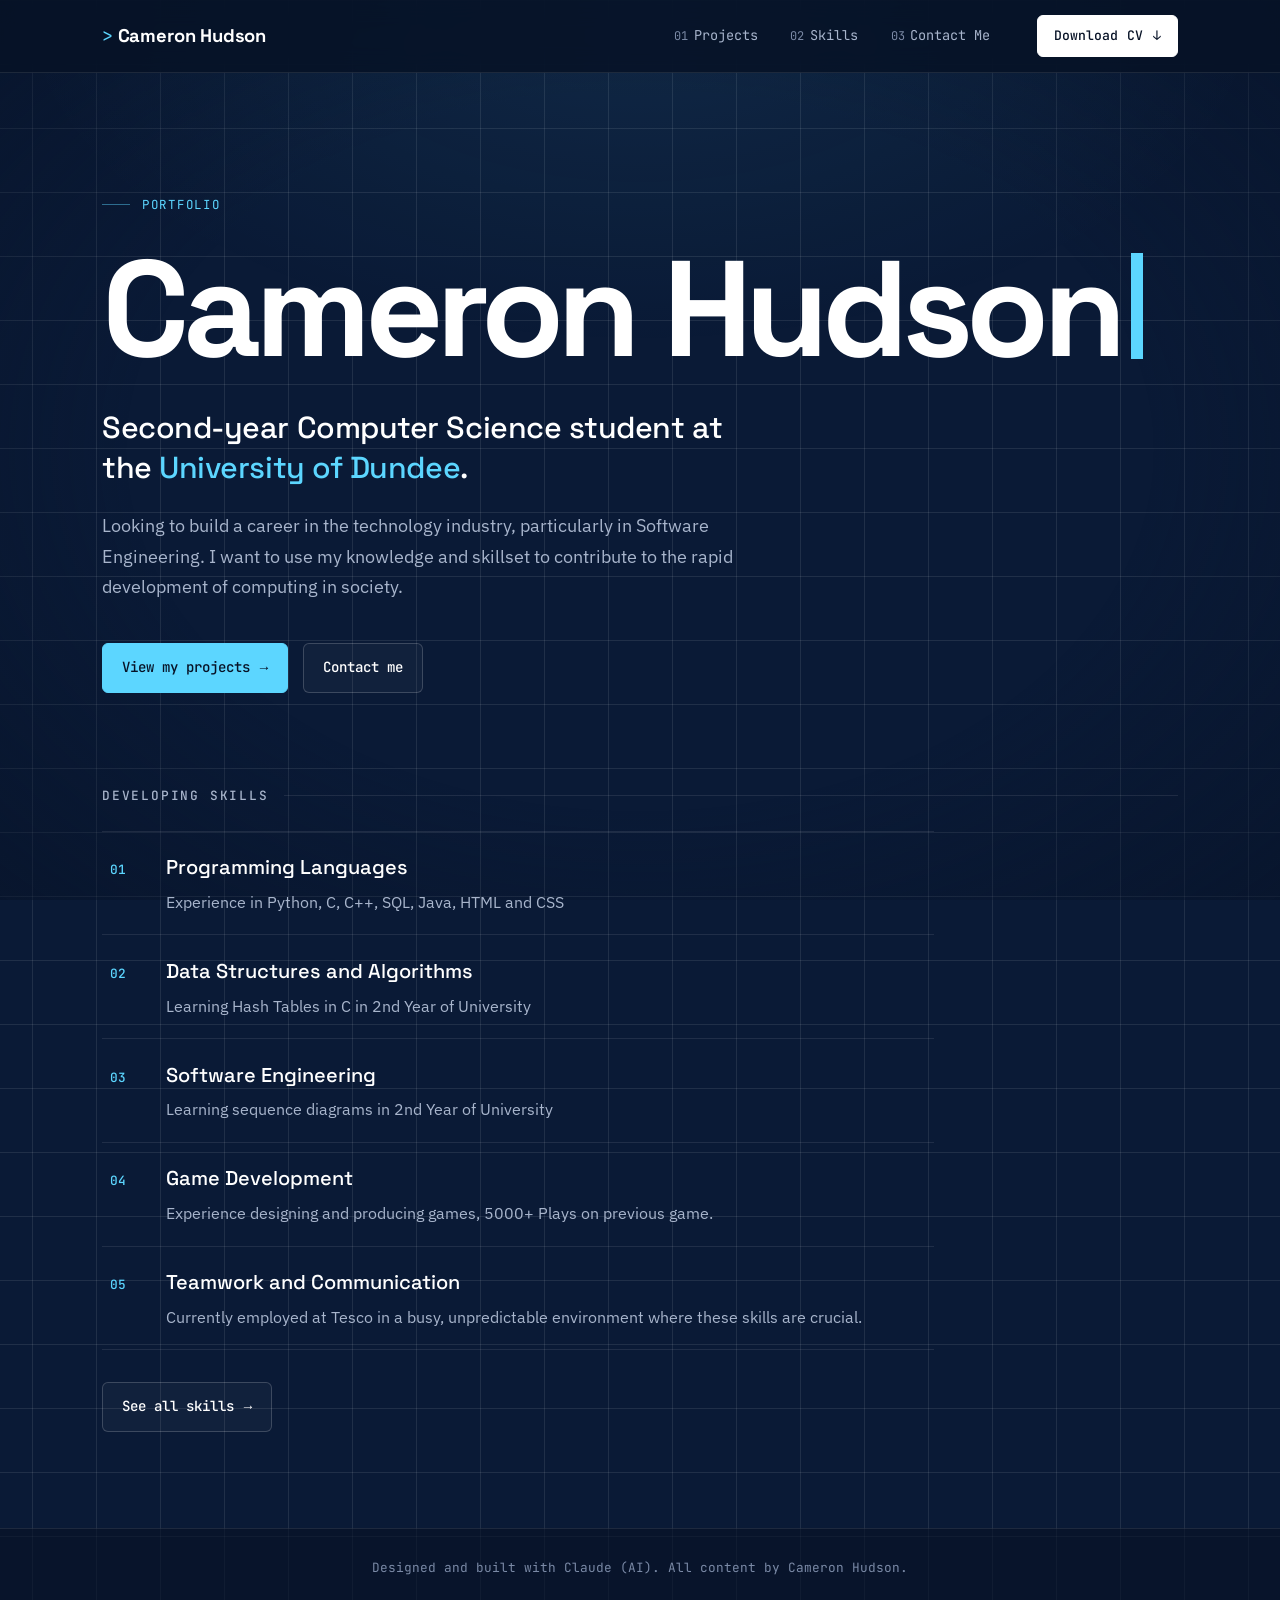
<file: index.html>
<!DOCTYPE html>
<html lang="en-GB">
<head>
  <meta charset="UTF-8">
  <meta name="viewport" content="width=device-width, initial-scale=1">
  <title>Cameron Hudson | Computer Science Student</title>
  <meta name="description" content="Cameron Hudson, second-year Computer Science student at the University of Dundee.">
  <meta name="theme-color" content="#071226">
  <link rel="preload" href="assets/fonts/space-grotesk-latin-700-normal.woff2" as="font" type="font/woff2" crossorigin>
  <link rel="stylesheet" href="style.css">
  <script>document.documentElement.classList.add('js');</script>
</head>
<body>
  <a class="skip-link" href="#main">Skip to main content</a>

  <header class="site-header">
    <div class="container header-inner">
      <a class="brand" href="index.html" aria-current="page"><span class="bracket">&gt;</span> Cameron Hudson</a>
      <button class="menu-toggle" type="button" aria-expanded="false" aria-controls="site-nav">Menu</button>
      <nav class="site-nav" id="site-nav" aria-label="Main">
        <ul class="nav-list">
            <li><a href="projects.html"><span class="num">01</span>Projects</a></li>
            <li><a href="skills.html"><span class="num">02</span>Skills</a></li>
            <li><a href="contact.html"><span class="num">03</span>Contact Me</a></li>
        </ul>
      </nav>
      <a class="btn btn-cv" href="assets/Cameron_Hudson_CV.pdf" download><span class="cv-word">Download </span>CV <span aria-hidden="true">&darr;</span></a>
    </div>
  </header>

  <main id="main">
    <section class="hero" aria-labelledby="name">
      <div class="container">
        <p class="label rise">Portfolio</p>
        <h1 id="name" class="hero-name rise">Cameron Hudson<span class="cursor" aria-hidden="true"></span></h1>
        <p class="hero-role rise">Second-year Computer Science student at the <span class="hl">University of Dundee</span>.</p>
        <p class="hero-aim rise">Looking to build a career in the technology industry, particularly in Software Engineering. I want to use my knowledge and skillset to contribute to the rapid development of computing in society.</p>
        <div class="hero-actions rise">
          <a class="btn btn-primary" href="projects.html">View my projects <span aria-hidden="true">&rarr;</span></a>
          <a class="btn btn-outline" href="contact.html">Contact me</a>
        </div>
      </div>
    </section>

    <section class="section" aria-labelledby="skills-heading">
      <div class="container">
        <h2 id="skills-heading" class="subhead">Developing skills</h2>
        <ol class="dev-skills">
          <li class="rise"><span class="idx">01</span><div><span class="dev-title">Programming Languages</span><span class="dev-desc">Experience in Python, C, C++, SQL, Java, HTML and CSS</span></div></li>
          <li class="rise"><span class="idx">02</span><div><span class="dev-title">Data Structures and Algorithms</span><span class="dev-desc">Learning Hash Tables in C in 2nd Year of University</span></div></li>
          <li class="rise"><span class="idx">03</span><div><span class="dev-title">Software Engineering</span><span class="dev-desc">Learning sequence diagrams in 2nd Year of University</span></div></li>
          <li class="rise"><span class="idx">04</span><div><span class="dev-title">Game Development</span><span class="dev-desc">Experience designing and producing games, 5000+ Plays on previous game.</span></div></li>
          <li class="rise"><span class="idx">05</span><div><span class="dev-title">Teamwork and Communication</span><span class="dev-desc">Currently employed at Tesco in a busy, unpredictable environment where these skills are crucial.</span></div></li>
        </ol>
        <div class="all-skills">
          <a class="btn btn-outline" href="skills.html">See all skills <span aria-hidden="true">&rarr;</span></a>
        </div>
      </div>
    </section>
  </main>

  <footer class="site-footer">
    <div class="container footer-inner">
      <p>Designed and built with Claude (AI). All content by Cameron Hudson.</p>
    </div>
  </footer>

  <script src="main.js"></script>
</body>
</html>
</file>
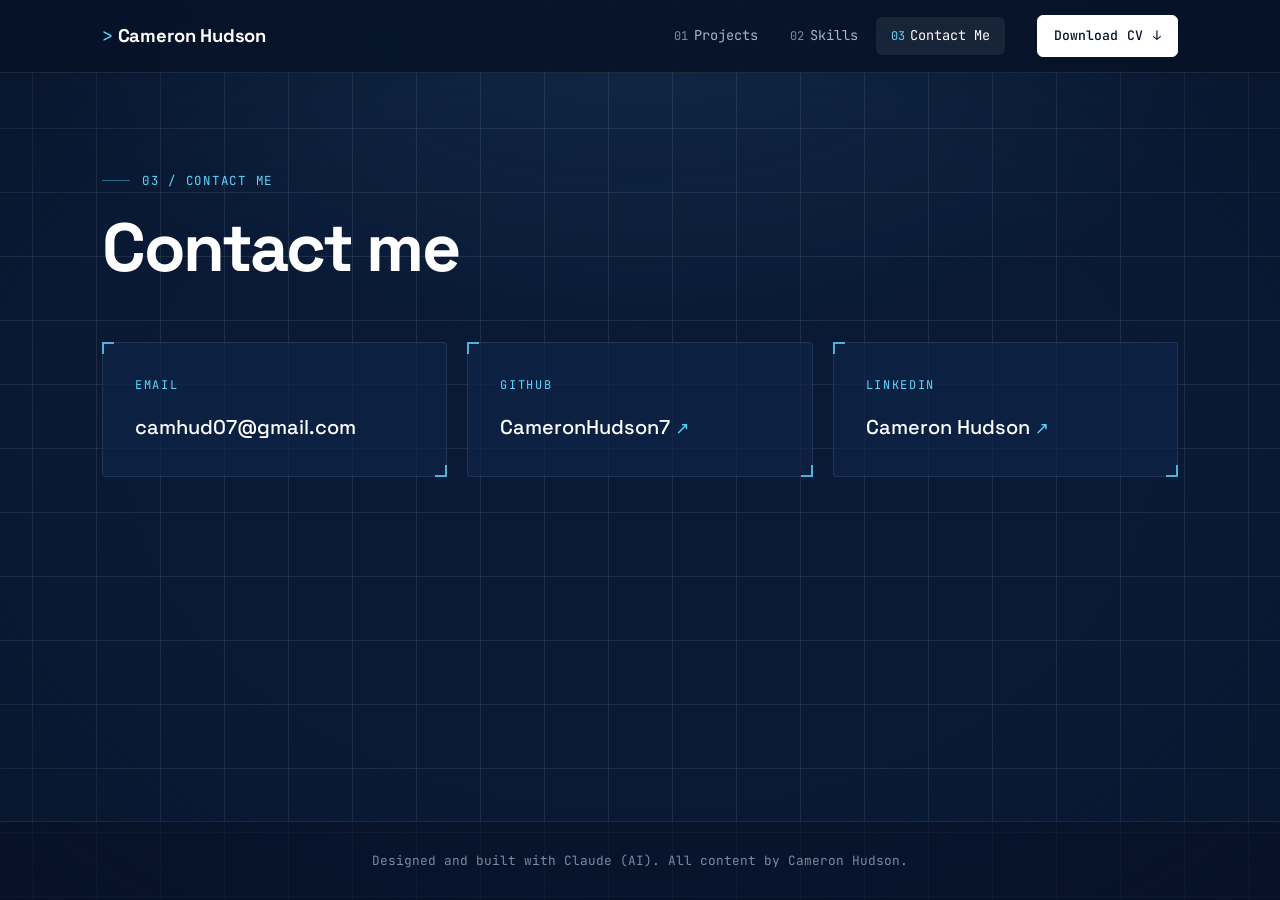
<file: contact.html>
<!DOCTYPE html>
<html lang="en-GB">
<head>
  <meta charset="UTF-8">
  <meta name="viewport" content="width=device-width, initial-scale=1">
  <title>Contact Me | Cameron Hudson</title>
  <meta name="description" content="Contact Cameron Hudson.">
  <meta name="theme-color" content="#071226">
  <link rel="preload" href="assets/fonts/space-grotesk-latin-700-normal.woff2" as="font" type="font/woff2" crossorigin>
  <link rel="stylesheet" href="style.css">
  <script>document.documentElement.classList.add('js');</script>
</head>
<body>
  <a class="skip-link" href="#main">Skip to main content</a>

  <header class="site-header">
    <div class="container header-inner">
      <a class="brand" href="index.html"><span class="bracket">&gt;</span> Cameron Hudson</a>
      <button class="menu-toggle" type="button" aria-expanded="false" aria-controls="site-nav">Menu</button>
      <nav class="site-nav" id="site-nav" aria-label="Main">
        <ul class="nav-list">
            <li><a href="projects.html"><span class="num">01</span>Projects</a></li>
            <li><a href="skills.html"><span class="num">02</span>Skills</a></li>
            <li><a href="contact.html" aria-current="page"><span class="num">03</span>Contact Me</a></li>
        </ul>
      </nav>
      <a class="btn btn-cv" href="assets/Cameron_Hudson_CV.pdf" download><span class="cv-word">Download </span>CV <span aria-hidden="true">&darr;</span></a>
    </div>
  </header>

  <main id="main">
    <section class="page-head" aria-labelledby="page-title">
      <div class="container">
        <p class="label">03 / Contact me</p>
        <h1 id="page-title">Contact me</h1>
      </div>
    </section>

    <section class="section">
      <div class="container">
        <ul class="contact-grid">
          <li class="panel contact-card rise">
            <p class="contact-type">Email</p>
            <a class="contact-value" href="mailto:camhud07@gmail.com">camhud07@gmail.com</a>
          </li>
          <li class="panel contact-card rise">
            <p class="contact-type">GitHub</p>
            <a class="contact-value" href="https://github.com/CameronHudson7" target="_blank" rel="noopener">CameronHudson7 <span class="ext" aria-hidden="true">&nearr;</span></a>
          </li>
          <li class="panel contact-card rise">
            <p class="contact-type">LinkedIn</p>
            <a class="contact-value" href="https://www.linkedin.com/in/cameron-hudson-766504413/" target="_blank" rel="noopener">Cameron Hudson <span class="ext" aria-hidden="true">&nearr;</span></a>
          </li>
        </ul>
      </div>
    </section>
  </main>

  <footer class="site-footer">
    <div class="container footer-inner">
      <p>Designed and built with Claude (AI). All content by Cameron Hudson.</p>
    </div>
  </footer>

  <script src="main.js"></script>
</body>
</html>
</file>
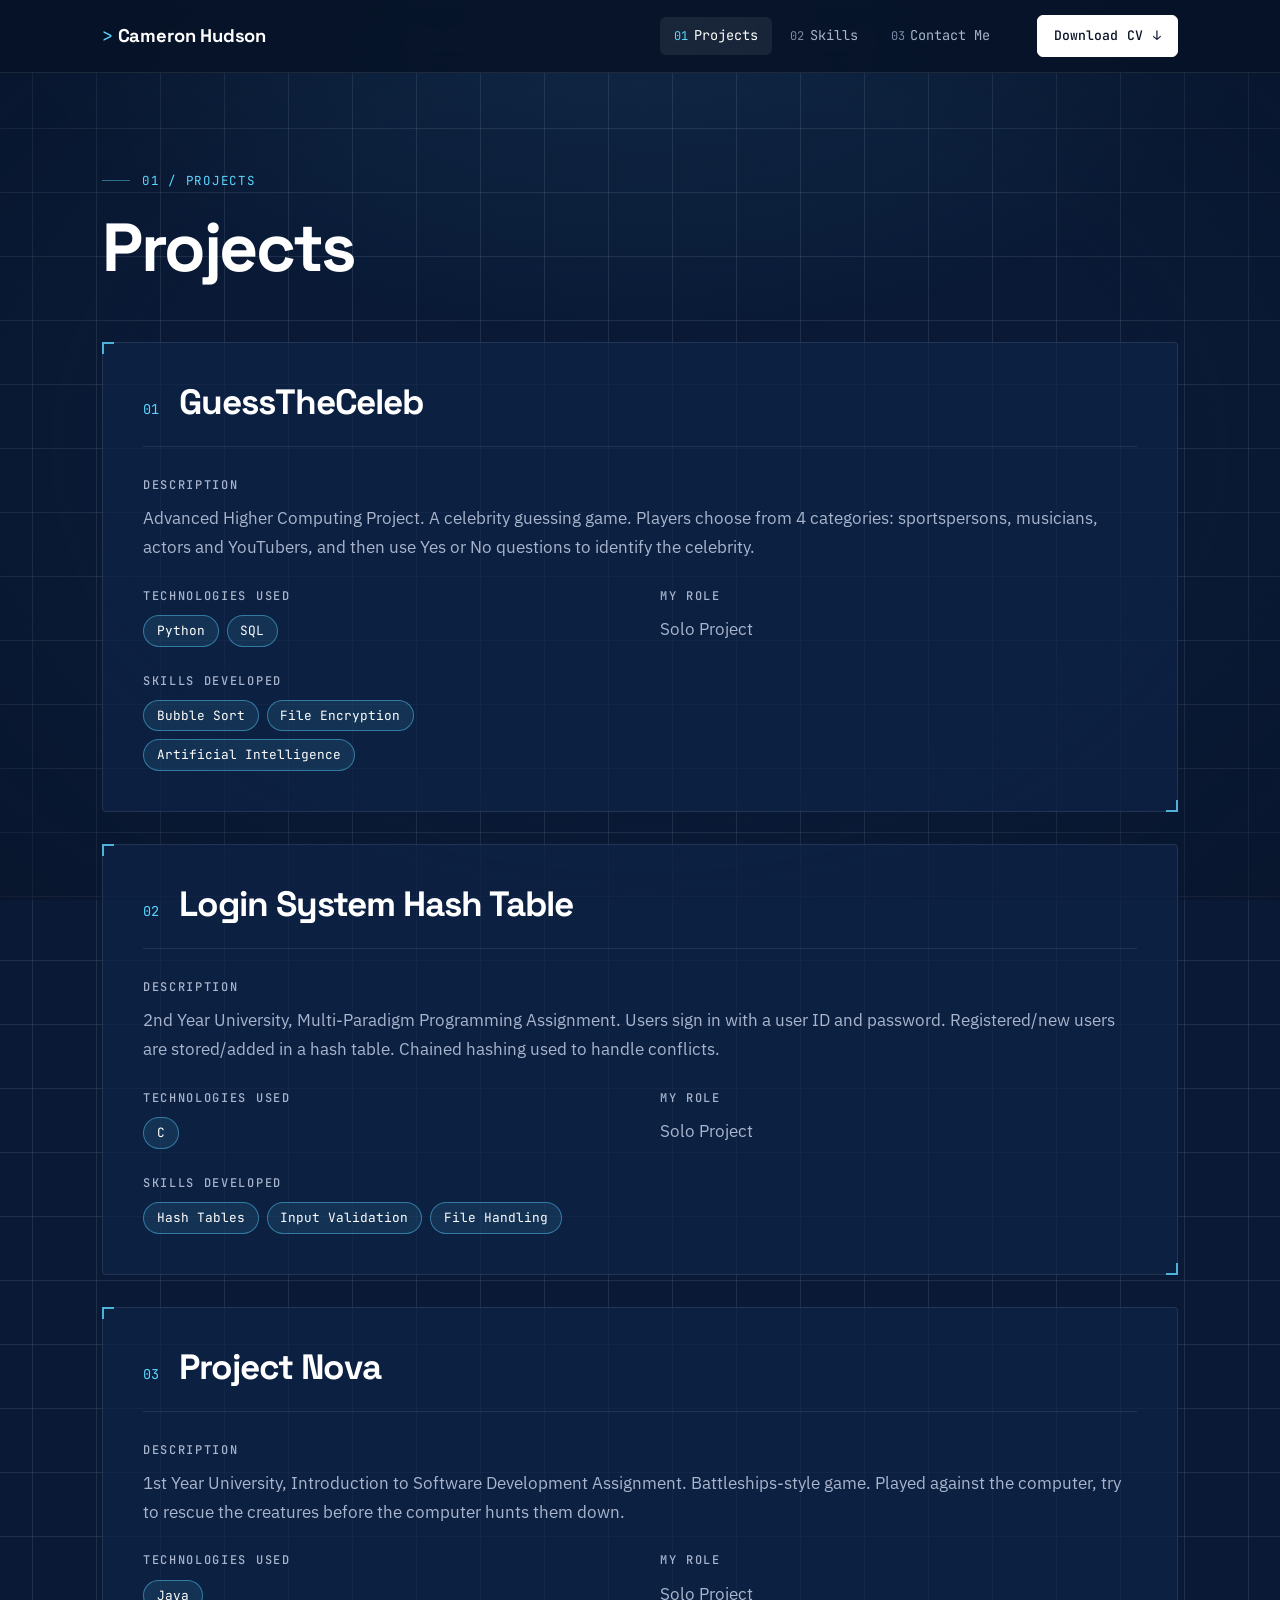
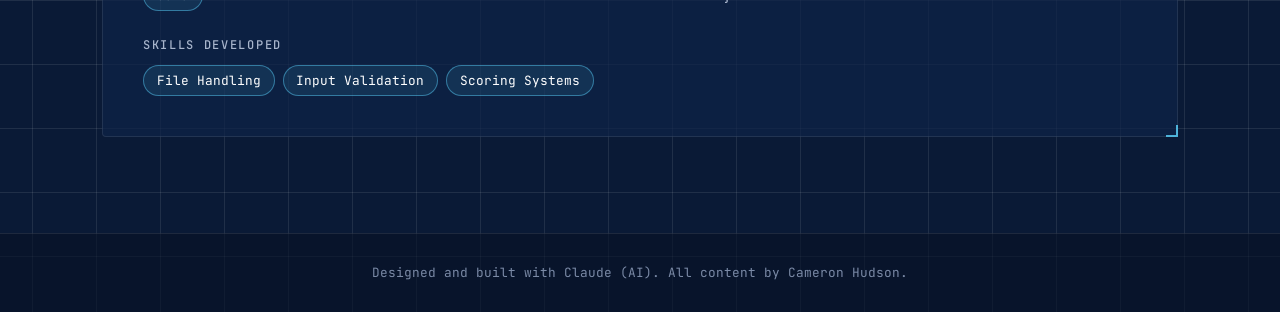
<file: projects.html>
<!DOCTYPE html>
<html lang="en-GB">
<head>
  <meta charset="UTF-8">
  <meta name="viewport" content="width=device-width, initial-scale=1">
  <title>Projects | Cameron Hudson</title>
  <meta name="description" content="Projects by Cameron Hudson.">
  <meta name="theme-color" content="#071226">
  <link rel="preload" href="assets/fonts/space-grotesk-latin-700-normal.woff2" as="font" type="font/woff2" crossorigin>
  <link rel="stylesheet" href="style.css">
  <script>document.documentElement.classList.add('js');</script>
</head>
<body>
  <a class="skip-link" href="#main">Skip to main content</a>

  <header class="site-header">
    <div class="container header-inner">
      <a class="brand" href="index.html"><span class="bracket">&gt;</span> Cameron Hudson</a>
      <button class="menu-toggle" type="button" aria-expanded="false" aria-controls="site-nav">Menu</button>
      <nav class="site-nav" id="site-nav" aria-label="Main">
        <ul class="nav-list">
            <li><a href="projects.html" aria-current="page"><span class="num">01</span>Projects</a></li>
            <li><a href="skills.html"><span class="num">02</span>Skills</a></li>
            <li><a href="contact.html"><span class="num">03</span>Contact Me</a></li>
        </ul>
      </nav>
      <a class="btn btn-cv" href="assets/Cameron_Hudson_CV.pdf" download><span class="cv-word">Download </span>CV <span aria-hidden="true">&darr;</span></a>
    </div>
  </header>

  <main id="main">
    <section class="page-head" aria-labelledby="page-title">
      <div class="container">
        <p class="label">01 / Projects</p>
        <h1 id="page-title">Projects</h1>
      </div>
    </section>

    <section class="section">
      <div class="container project-list">
        <article class="panel project rise" aria-labelledby="project-1">
          <div class="project-head">
            <span class="idx">01</span>
            <div>
              <h2 id="project-1">GuessTheCeleb</h2>
            </div>
          </div>
          <div class="project-body">
            <div class="project-field wide">
              <h3>Description</h3>
              <p>Advanced Higher Computing Project. A celebrity guessing game. Players choose from 4 categories: sportspersons, musicians, actors and YouTubers, and then use Yes or No questions to identify the celebrity.</p>
            </div>
            <div class="project-field">
              <h3>Technologies used</h3>
              <ul class="tags"><li>Python</li><li>SQL</li></ul>
            </div>
            <div class="project-field">
              <h3>My role</h3>
              <p>Solo Project</p>
            </div>
            <div class="project-field">
              <h3>Skills developed</h3>
              <ul class="tags"><li>Bubble Sort</li><li>File Encryption</li><li>Artificial Intelligence</li></ul>
            </div>
          </div>
        </article>
        <article class="panel project rise" aria-labelledby="project-2">
          <div class="project-head">
            <span class="idx">02</span>
            <div>
              <h2 id="project-2">Login System Hash Table</h2>
            </div>
          </div>
          <div class="project-body">
            <div class="project-field wide">
              <h3>Description</h3>
              <p>2nd Year University, Multi-Paradigm Programming Assignment. Users sign in with a user ID and password. Registered/new users are stored/added in a hash table. Chained hashing used to handle conflicts.</p>
            </div>
            <div class="project-field">
              <h3>Technologies used</h3>
              <ul class="tags"><li>C</li></ul>
            </div>
            <div class="project-field">
              <h3>My role</h3>
              <p>Solo Project</p>
            </div>
            <div class="project-field">
              <h3>Skills developed</h3>
              <ul class="tags"><li>Hash Tables</li><li>Input Validation</li><li>File Handling</li></ul>
            </div>
          </div>
        </article>
        <article class="panel project rise" aria-labelledby="project-3">
          <div class="project-head">
            <span class="idx">03</span>
            <div>
              <h2 id="project-3">Project Nova</h2>
            </div>
          </div>
          <div class="project-body">
            <div class="project-field wide">
              <h3>Description</h3>
              <p>1st Year University, Introduction to Software Development Assignment. Battleships-style game. Played against the computer, try to rescue the creatures before the computer hunts them down.</p>
            </div>
            <div class="project-field">
              <h3>Technologies used</h3>
              <ul class="tags"><li>Java</li></ul>
            </div>
            <div class="project-field">
              <h3>My role</h3>
              <p>Solo Project</p>
            </div>
            <div class="project-field">
              <h3>Skills developed</h3>
              <ul class="tags"><li>File Handling</li><li>Input Validation</li><li>Scoring Systems</li></ul>
            </div>
          </div>
        </article>
      </div>
    </section>
  </main>

  <footer class="site-footer">
    <div class="container footer-inner">
      <p>Designed and built with Claude (AI). All content by Cameron Hudson.</p>
    </div>
  </footer>

  <script src="main.js"></script>
</body>
</html>
</file>
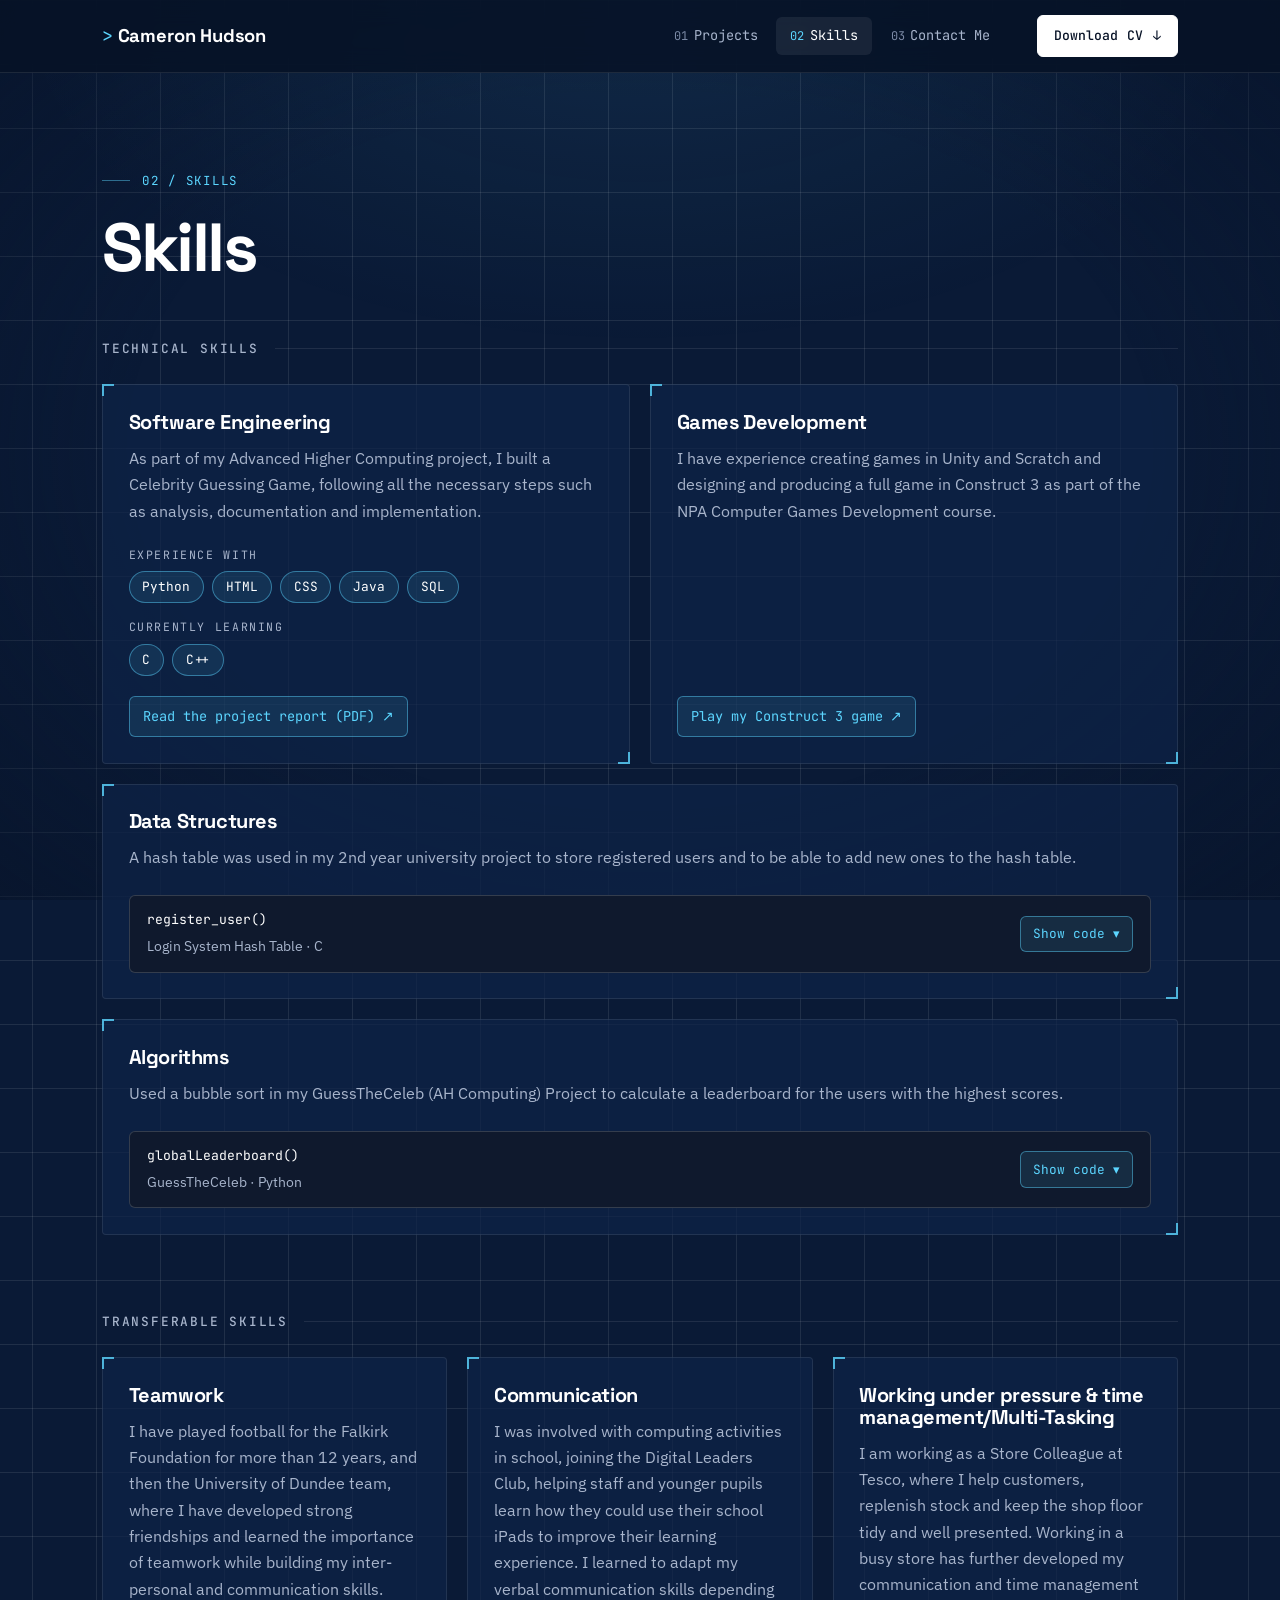
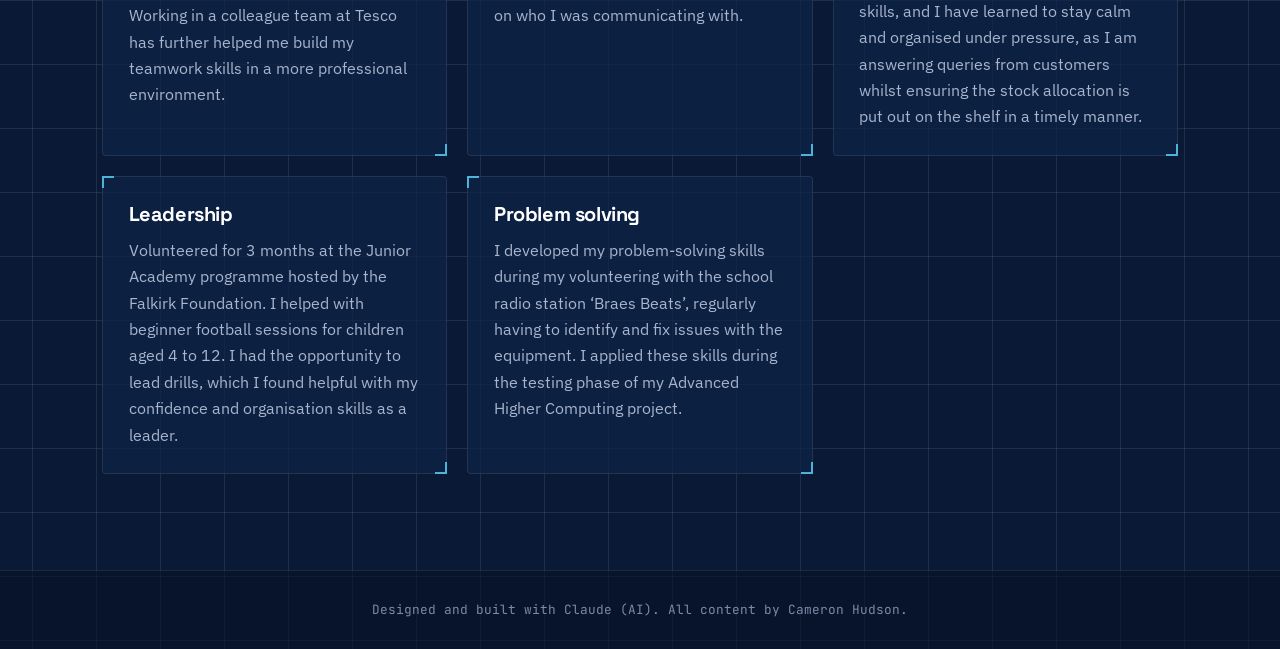
<file: skills.html>
<!DOCTYPE html>
<html lang="en-GB">
<head>
  <meta charset="UTF-8">
  <meta name="viewport" content="width=device-width, initial-scale=1">
  <title>Skills | Cameron Hudson</title>
  <meta name="description" content="Skills of Cameron Hudson.">
  <meta name="theme-color" content="#071226">
  <link rel="preload" href="assets/fonts/space-grotesk-latin-700-normal.woff2" as="font" type="font/woff2" crossorigin>
  <link rel="stylesheet" href="style.css">
  <script>document.documentElement.classList.add('js');</script>
</head>
<body>
  <a class="skip-link" href="#main">Skip to main content</a>

  <header class="site-header">
    <div class="container header-inner">
      <a class="brand" href="index.html"><span class="bracket">&gt;</span> Cameron Hudson</a>
      <button class="menu-toggle" type="button" aria-expanded="false" aria-controls="site-nav">Menu</button>
      <nav class="site-nav" id="site-nav" aria-label="Main">
        <ul class="nav-list">
            <li><a href="projects.html"><span class="num">01</span>Projects</a></li>
            <li><a href="skills.html" aria-current="page"><span class="num">02</span>Skills</a></li>
            <li><a href="contact.html"><span class="num">03</span>Contact Me</a></li>
        </ul>
      </nav>
      <a class="btn btn-cv" href="assets/Cameron_Hudson_CV.pdf" download><span class="cv-word">Download </span>CV <span aria-hidden="true">&darr;</span></a>
    </div>
  </header>

  <main id="main">
    <section class="page-head" aria-labelledby="page-title">
      <div class="container">
        <p class="label">02 / Skills</p>
        <h1 id="page-title">Skills</h1>
      </div>
    </section>

    <section class="section">
      <div class="container">
        <div class="skill-group">
          <h2 class="subhead">Technical skills</h2>
          <div class="examples examples-two">
          <article class="panel example rise">
            <h3>Software Engineering</h3>
            <p>As part of my Advanced Higher Computing project, I built a Celebrity Guessing Game, following all the necessary steps such as analysis, documentation and implementation.</p>
            <dl class="langs">
              <div><dt>Experience with</dt><dd><ul class="tags"><li>Python</li><li>HTML</li><li>CSS</li><li>Java</li><li>SQL</li></ul></dd></div>
              <div><dt>Currently learning</dt><dd><ul class="tags"><li>C</li><li>C++</li></ul></dd></div>
            </dl>
            <p class="evidence"><a href="assets/GuessTheCeleb_Report.pdf" target="_blank" rel="noopener">Read the project report (PDF) <span aria-hidden="true">&nearr;</span></a></p>
          </article>
          <article class="panel example rise">
            <h3>Games Development</h3>
            <p>I have experience creating games in Unity and Scratch and designing and producing a full game in Construct 3 as part of the NPA Computer Games Development course.</p>
            <p class="evidence"><a href="https://www.construct.net/en/free-online-games/total-football-2d-59532/play" target="_blank" rel="noopener">Play my Construct 3 game <span aria-hidden="true">&nearr;</span></a></p>
          </article>
          <article class="panel example wide rise">
            <h3>Data Structures</h3>
            <p>A hash table was used in my 2nd year university project to store registered users and to be able to add new ones to the hash table.</p>
            <details class="code-sample">
              <summary>
                <span class="cap">
                  <span class="file">register_user()</span>
                  <span class="from">Login System Hash Table &middot; C</span>
                </span>
                <span class="toggle" aria-hidden="true"></span>
              </summary>
              <pre><code><span class="tk-kw">int</span> register_user(HashTable *ht, <span class="tk-kw">int</span> user_id, <span class="tk-kw">char</span> password[])
{
    <span class="tk-cmt">// check that user ID is not negative and that the password is not empty</span>
    <span class="tk-kw">if</span> (user_id &lt; <span class="tk-num">0</span> || password == <span class="tk-kw">NULL</span>)
    {
        <span class="tk-cmt">// return error for error</span>
        <span class="tk-kw">return</span> ERROR;
    }
    <span class="tk-cmt">// call function to get the bucket where the user id is</span>
    <span class="tk-kw">int</span> index = get_bucket_for_user(user_id);
    <span class="tk-cmt">// check for negative index</span>
    <span class="tk-kw">if</span> (index == -<span class="tk-num">1</span>) {
        <span class="tk-kw">return</span> ERROR;
    }
    <span class="tk-cmt">// call function to find the correct user in the bucket</span>
    User *existing_user = find_user(ht, user_id);
    <span class="tk-cmt">// if the user already exists</span>
    <span class="tk-kw">if</span> (existing_user != <span class="tk-kw">NULL</span>) {
        <span class="tk-cmt">// update the password for the existing user</span>
        strncpy(existing_user-&gt;password, password, MAX_PASSWORD_LEN);
        <span class="tk-cmt">// end the string</span>
        existing_user-&gt;password[MAX_PASSWORD_LEN] = <span class="tk-str">'\0'</span>;
        <span class="tk-cmt">// return success for update successfull</span>
        <span class="tk-kw">return</span> SUCCESS;
    }

    <span class="tk-cmt">// allocate enough memory for the new user</span>
    User *new_user = malloc(<span class="tk-kw">sizeof</span>(User));
    <span class="tk-cmt">// check for empty new user ID</span>
    <span class="tk-kw">if</span> (new_user == <span class="tk-kw">NULL</span>) {
        <span class="tk-kw">return</span> ERROR;
    }
    <span class="tk-cmt">// set the new user ID and password</span>
    new_user-&gt;user_id = user_id;
    strncpy(new_user-&gt;password, password, MAX_PASSWORD_LEN);
    <span class="tk-cmt">// end the string</span>
    new_user-&gt;password[MAX_PASSWORD_LEN] = <span class="tk-str">'\0'</span>;
    <span class="tk-cmt">// set the next pointer of the new user</span>
    new_user-&gt;next = ht-&gt;buckets[index];
    <span class="tk-cmt">// set the new user as the head of the bucket</span>
    ht-&gt;buckets[index] = new_user;
    <span class="tk-cmt">// return success for new user added</span>
    <span class="tk-kw">return</span> SUCCESS;
}</code></pre>
            </details>
          </article>
          <article class="panel example wide rise">
            <h3>Algorithms</h3>
            <p>Used a bubble sort in my GuessTheCeleb (AH Computing) Project to calculate a leaderboard for the users with the highest scores.</p>
            <details class="code-sample">
              <summary>
                <span class="cap">
                  <span class="file">globalLeaderboard()</span>
                  <span class="from">GuessTheCeleb &middot; Python</span>
                </span>
                <span class="toggle" aria-hidden="true"></span>
              </summary>
              <pre><code><span class="tk-cmt"># Function to display the global leaderboard</span>
<span class="tk-kw">def</span> globalLeaderboard(fernet, key):
    scores = []  <span class="tk-cmt"># Declare blank array to store usernames and scores</span>
    decryptFile(fernet,key)  <span class="tk-cmt"># Decrypt the accounts file to read the user information</span>
    <span class="tk-kw">with</span> <span class="tk-kw">open</span>(<span class="tk-str">"accounts.txt"</span>, <span class="tk-str">"r"</span>, encoding=<span class="tk-str">"utf-8"</span>) <span class="tk-kw">as</span> file: <span class="tk-cmt"># Open accounts file</span>
        <span class="tk-kw">for</span> line <span class="tk-kw">in</span> file: <span class="tk-cmt"># For each line in the accounts file</span>
            username, password, highScore = line.strip().split(<span class="tk-str">","</span>) <span class="tk-cmt"># Split file into the 3 pieces of information</span>
            scores.append((username, <span class="tk-kw">int</span>(highScore)))  <span class="tk-cmt"># Append username and score to scores array</span>
    encryptFile(fernet)  <span class="tk-cmt"># Re-encrypt the file after reading</span>
    n = <span class="tk-kw">len</span>(scores) <span class="tk-cmt"># Declare n as the number of scores in the array</span>
    <span class="tk-cmt"># Bubble sort to rank users by highest scores (descending order)</span>
    <span class="tk-kw">for</span> i <span class="tk-kw">in</span> <span class="tk-kw">range</span>(n-<span class="tk-num">1</span>): <span class="tk-cmt"># Start fixed loop</span>
        <span class="tk-kw">for</span> j <span class="tk-kw">in</span> <span class="tk-kw">range</span>(n-i-<span class="tk-num">1</span>): <span class="tk-cmt"># Start second fixed loop</span>
            <span class="tk-kw">if</span> scores[j][<span class="tk-num">1</span>] &lt; scores[j+<span class="tk-num">1</span>][<span class="tk-num">1</span>]: <span class="tk-cmt"># If chosen score is less than the score behind it</span>
                scores[j], scores[j+<span class="tk-num">1</span>] = scores[j+<span class="tk-num">1</span>], scores[j] <span class="tk-cmt"># Move chosen score behind other score</span>
    <span class="tk-kw">try</span>:
        <span class="tk-cmt"># Display the top 10 scores</span>
        <span class="tk-kw">for</span> i <span class="tk-kw">in</span> <span class="tk-kw">range</span>(<span class="tk-num">0</span>, <span class="tk-num">10</span>):
            <span class="tk-kw">print</span>(<span class="tk-kw">str</span>(i + <span class="tk-num">1</span>) + <span class="tk-str">"."</span>, (scores[i][<span class="tk-num">0</span>]), <span class="tk-str">"("</span> + <span class="tk-kw">str</span>(scores[i][<span class="tk-num">1</span>]) + <span class="tk-str">")"</span>)
    <span class="tk-kw">except</span> IndexError: <span class="tk-cmt"># If there is less than 10 scores in scores array</span>
        <span class="tk-kw">None</span></code></pre>
            </details>
          </article>
          </div>
        </div>

        <div class="skill-group">
          <h2 class="subhead">Transferable skills</h2>
          <div class="examples">
          <article class="panel example rise">
            <h3>Teamwork</h3>
            <p>I have played football for the Falkirk Foundation for more than 12 years, and then the University of Dundee team, where I have developed strong friendships and learned the importance of teamwork while building my inter-personal and communication skills. Working in a colleague team at Tesco has further helped me build my teamwork skills in a more professional environment.</p>
          </article>
          <article class="panel example rise">
            <h3>Communication</h3>
            <p>I was involved with computing activities in school, joining the Digital Leaders Club, helping staff and younger pupils learn how they could use their school iPads to improve their learning experience. I learned to adapt my verbal communication skills depending on who I was communicating with.</p>
          </article>
          <article class="panel example rise">
            <h3>Working under pressure &amp; time management/Multi-Tasking</h3>
            <p>I am working as a Store Colleague at Tesco, where I help customers, replenish stock and keep the shop floor tidy and well presented. Working in a busy store has further developed my communication and time management skills, and I have learned to stay calm and organised under pressure, as I am answering queries from customers whilst ensuring the stock allocation is put out on the shelf in a timely manner.</p>
          </article>
          <article class="panel example rise">
            <h3>Leadership</h3>
            <p>Volunteered for 3 months at the Junior Academy programme hosted by the Falkirk Foundation. I helped with beginner football sessions for children aged 4 to 12. I had the opportunity to lead drills, which I found helpful with my confidence and organisation skills as a leader.</p>
          </article>
          <article class="panel example rise">
            <h3>Problem solving</h3>
            <p>I developed my problem-solving skills during my volunteering with the school radio station &lsquo;Braes Beats&rsquo;, regularly having to identify and fix issues with the equipment. I applied these skills during the testing phase of my Advanced Higher Computing project.</p>
          </article>
          </div>
        </div>
      </div>
    </section>
  </main>

  <footer class="site-footer">
    <div class="container footer-inner">
      <p>Designed and built with Claude (AI). All content by Cameron Hudson.</p>
    </div>
  </footer>

  <script src="main.js"></script>
</body>
</html>
</file>
<file: style.css>
/* ==========================================================
   Cameron Hudson | Portfolio
   Navy + white, with a cyan highlight
   ========================================================== */

@font-face { font-family: "Space Grotesk"; font-weight: 500; font-display: swap; src: url("assets/fonts/space-grotesk-latin-500-normal.woff2") format("woff2"); }
@font-face { font-family: "Space Grotesk"; font-weight: 700; font-display: swap; src: url("assets/fonts/space-grotesk-latin-700-normal.woff2") format("woff2"); }
@font-face { font-family: "IBM Plex Sans"; font-weight: 400; font-display: swap; src: url("assets/fonts/ibm-plex-sans-latin-400-normal.woff2") format("woff2"); }
@font-face { font-family: "IBM Plex Sans"; font-weight: 500; font-display: swap; src: url("assets/fonts/ibm-plex-sans-latin-500-normal.woff2") format("woff2"); }
@font-face { font-family: "IBM Plex Sans"; font-weight: 600; font-display: swap; src: url("assets/fonts/ibm-plex-sans-latin-600-normal.woff2") format("woff2"); }
@font-face { font-family: "JetBrains Mono"; font-weight: 400; font-display: swap; src: url("assets/fonts/jetbrains-mono-latin-400-normal.woff2") format("woff2"); }
@font-face { font-family: "JetBrains Mono"; font-weight: 500; font-display: swap; src: url("assets/fonts/jetbrains-mono-latin-500-normal.woff2") format("woff2"); }

:root {
  --navy-900: #071226;
  --navy-800: #0a1a36;
  --navy-700: #0f2347;
  --navy-600: #142c57;
  --line: rgba(255, 255, 255, 0.09);
  --line-strong: rgba(255, 255, 255, 0.18);
  --white: #ffffff;
  --text: #eef2f9;
  --muted: #a8b5cc;
  --faint: #7b8aa6;
  --cyan: #5cd6ff;
  --cyan-soft: rgba(92, 214, 255, 0.1);
  --cyan-line: rgba(92, 214, 255, 0.45);
  --max: 1140px;
  --display: "Space Grotesk", "Segoe UI", system-ui, sans-serif;
  --body: "IBM Plex Sans", "Segoe UI", system-ui, sans-serif;
  --mono: "JetBrains Mono", ui-monospace, Consolas, monospace;
}

*, *::before, *::after { box-sizing: border-box; }

html { scroll-behavior: smooth; }

body {
  margin: 0;
  min-height: 100vh;
  display: flex;
  flex-direction: column;
  background-color: var(--navy-800);
  background-image:
    linear-gradient(var(--line) 1px, transparent 1px),
    linear-gradient(90deg, var(--line) 1px, transparent 1px);
  background-size: 64px 64px;
  background-position: center top;
  color: var(--text);
  font-family: var(--body);
  font-size: 1.0625rem;
  line-height: 1.7;
  -webkit-font-smoothing: antialiased;
}

/* soft vignette over the grid so it fades towards the edges */
body::before {
  content: "";
  position: fixed;
  inset: 0;
  z-index: -1;
  pointer-events: none;
  background:
    radial-gradient(ellipse 70% 55% at 50% 0%, rgba(92, 214, 255, 0.08), transparent 70%),
    radial-gradient(ellipse 100% 100% at 50% 50%, transparent 40%, var(--navy-900) 100%);
}

main { flex: 1; }

h1, h2, h3, h4 { margin: 0; line-height: 1.1; font-family: var(--display); font-weight: 700; color: var(--white); }
p { margin: 0 0 1rem; }
ul, ol { margin: 0; }
strong { color: var(--white); font-weight: 600; }

a { color: var(--cyan); text-decoration: none; }
a:hover { text-decoration: underline; text-underline-offset: 0.2em; }

::selection { background: var(--cyan); color: var(--navy-900); }
:focus-visible { outline: 2px solid var(--cyan); outline-offset: 3px; border-radius: 2px; }

.mono { font-family: var(--mono); }
.container { width: 100%; max-width: var(--max); margin: 0 auto; padding: 0 2rem; }

.skip-link {
  position: absolute; left: 1rem; top: -3rem; z-index: 100;
  background: var(--cyan); color: var(--navy-900); padding: 0.5rem 1rem; font-weight: 600;
}
.skip-link:focus { top: 1rem; text-decoration: none; }

/* ---------- Top bar ---------- */
.site-header {
  position: sticky; top: 0; z-index: 50;
  background: rgba(7, 18, 38, 0.85);
  backdrop-filter: blur(12px);
  -webkit-backdrop-filter: blur(12px);
  border-bottom: 1px solid var(--line);
}
.header-inner { display: flex; align-items: center; gap: 2rem; min-height: 4.5rem; }

.brand {
  font-family: var(--display); font-weight: 700; font-size: 1.15rem;
  letter-spacing: -0.01em; color: var(--white); white-space: nowrap;
}
.brand:hover { text-decoration: none; color: var(--white); }
.brand .bracket { color: var(--cyan); font-family: var(--mono); font-weight: 400; }

.site-nav { margin-left: auto; }
.nav-list { list-style: none; padding: 0; display: flex; gap: 0.25rem; }
.nav-list a {
  display: block; padding: 0.45rem 0.9rem; border-radius: 6px;
  font-family: var(--mono); font-size: 0.85rem; color: var(--muted);
  transition: color 0.2s, background 0.2s;
}
.nav-list a .num { color: var(--faint); margin-right: 0.35rem; font-size: 0.75rem; }
.nav-list a:hover { color: var(--white); background: rgba(255, 255, 255, 0.05); text-decoration: none; }
.nav-list a[aria-current="page"] { color: var(--white); background: rgba(255, 255, 255, 0.07); }
.nav-list a[aria-current="page"] .num { color: var(--cyan); }

.menu-toggle {
  display: none; margin-left: auto;
  background: none; border: 1px solid var(--line-strong); border-radius: 6px;
  color: var(--white); font-family: var(--mono); font-size: 0.85rem;
  padding: 0.45rem 0.8rem; cursor: pointer;
}

/* ---------- Buttons ---------- */
.btn {
  display: inline-flex; align-items: center; gap: 0.6rem;
  font-family: var(--mono); font-size: 0.88rem; font-weight: 500;
  padding: 0.75rem 1.2rem; border-radius: 6px;
  border: 1px solid var(--line-strong); color: var(--white); white-space: nowrap;
  transition: background 0.2s, border-color 0.2s, color 0.2s, transform 0.2s;
}
.btn:hover { text-decoration: none; transform: translateY(-1px); }
.btn-cv { background: var(--white); border-color: var(--white); color: var(--navy-900); padding: 0.55rem 1rem; font-size: 0.82rem; }
.btn-cv:hover { background: var(--cyan); border-color: var(--cyan); color: var(--navy-900); }
.btn-primary { background: var(--cyan); border-color: var(--cyan); color: var(--navy-900); }
.btn-primary:hover { background: var(--white); border-color: var(--white); color: var(--navy-900); }
.btn-outline { background: rgba(255, 255, 255, 0.03); }
.btn-outline:hover { border-color: var(--white); background: rgba(255, 255, 255, 0.07); color: var(--white); }

/* ---------- Shared bits ---------- */
.label {
  display: inline-flex; align-items: center; gap: 0.75rem;
  font-family: var(--mono); font-size: 0.78rem; letter-spacing: 0.14em; text-transform: uppercase;
  color: var(--cyan); margin-bottom: 1.25rem;
}
.label::before { content: ""; width: 1.75rem; height: 1px; background: var(--cyan-line); }

.page-head { padding: 5.5rem 0 3.5rem; }
.page-head h1 { font-size: clamp(2.6rem, 6vw, 4.25rem); letter-spacing: -0.035em; }
.page-head .intro { color: var(--muted); max-width: 40rem; margin: 1.25rem 0 0; font-size: 1.1rem; }

.section { padding: 0 0 6rem; }

.subhead {
  font-family: var(--mono); font-size: 0.8rem; font-weight: 500;
  letter-spacing: 0.14em; text-transform: uppercase; color: var(--muted);
  display: flex; align-items: center; gap: 1rem; margin: 0 0 1.75rem;
}
.subhead::after { content: ""; flex: 1; height: 1px; background: var(--line); }

/* Panel with blueprint-style corner marks */
.panel {
  position: relative;
  background: rgba(15, 35, 71, 0.72);
  border: 1px solid var(--line);
  border-radius: 4px;
  padding: 2rem;
}
.panel::before, .panel::after {
  content: ""; position: absolute; width: 12px; height: 12px; pointer-events: none;
  border-color: var(--cyan); border-style: solid; opacity: 0.8;
}
.panel::before { top: -1px; left: -1px; border-width: 2px 0 0 2px; }
.panel::after { bottom: -1px; right: -1px; border-width: 0 2px 2px 0; }

/* Placeholder text for content still to be written */
.placeholder {
  border: 1px dashed var(--line-strong); border-radius: 4px;
  padding: 1rem 1.2rem; color: var(--faint);
  font-family: var(--mono); font-size: 0.85rem; margin: 0;
}

/* ---------- Homepage ---------- */
.hero { padding: 7rem 0 6rem; }
.hero .label { margin-bottom: 2rem; }

.hero-name {
  font-size: clamp(3.4rem, 11vw, 8.5rem);
  letter-spacing: -0.05em;
  line-height: 0.92;
  margin-bottom: 2.25rem;
}
.hero-name .cursor {
  display: inline-block; width: 0.09em; height: 0.78em; margin-left: 0.08em;
  background: var(--cyan); vertical-align: -0.02em;
  animation: blink 1.1s steps(1) infinite;
}
@keyframes blink { 50% { opacity: 0; } }

.hero-role {
  font-family: var(--display); font-weight: 500;
  font-size: clamp(1.3rem, 2.6vw, 1.9rem); line-height: 1.3; letter-spacing: -0.015em;
  color: var(--white); max-width: 42rem; margin-bottom: 1.5rem;
}
.hero-role .hl { color: var(--cyan); }

.hero-aim { color: var(--muted); font-size: 1.12rem; max-width: 40rem; }

.hero-actions { display: flex; flex-wrap: wrap; gap: 0.9rem; margin-top: 2.5rem; }

.skills-grid {
  list-style: none; padding: 0;
  display: grid; grid-template-columns: repeat(auto-fit, minmax(300px, 1fr)); gap: 1.25rem;
}
.skill-card { display: flex; flex-direction: column; gap: 0.75rem; transition: border-color 0.25s, transform 0.25s; }
.skill-card:hover { border-color: var(--cyan-line); transform: translateY(-3px); }
.skill-card .idx { font-family: var(--mono); font-size: 0.78rem; color: var(--cyan); }
.skill-card h3 { font-size: 1.3rem; letter-spacing: -0.02em; }
.skill-card p { margin: 0; color: var(--muted); }

/* ---------- Projects ---------- */
.project-list { display: grid; gap: 2rem; }
.project { padding: 2.5rem; }
.project-head { display: flex; align-items: baseline; gap: 1.25rem; margin-bottom: 2rem; padding-bottom: 1.5rem; border-bottom: 1px solid var(--line); }
.project-head .idx { font-family: var(--mono); font-size: 0.85rem; color: var(--cyan); }
.project-head h2 { font-size: clamp(1.6rem, 3vw, 2.2rem); letter-spacing: -0.03em; }

.project-body { display: grid; grid-template-columns: repeat(2, minmax(0, 1fr)); gap: 1.75rem 2.5rem; }
.project-field h3 {
  font-family: var(--mono); font-size: 0.75rem; font-weight: 500;
  letter-spacing: 0.14em; text-transform: uppercase; color: var(--muted); margin-bottom: 0.75rem;
}
.project-field p { color: var(--muted); }

/* ---------- Footer ---------- */
.site-footer { border-top: 1px solid var(--line); background: rgba(7, 18, 38, 0.6); padding: 1.75rem 0; }
.footer-inner { display: flex; justify-content: space-between; align-items: center; gap: 1rem; flex-wrap: wrap; font-family: var(--mono); font-size: 0.8rem; color: var(--faint); }
.footer-inner p { margin: 0; }
.footer-inner a { color: var(--muted); }
.footer-inner a:hover { color: var(--white); }

/* ---------- Load-in animation ---------- */
.js .rise { opacity: 0; transform: translateY(14px); animation: rise 0.7s ease forwards; }
.js .rise:nth-child(2) { animation-delay: 0.08s; }
.js .rise:nth-child(3) { animation-delay: 0.16s; }
.js .rise:nth-child(4) { animation-delay: 0.24s; }
.js .rise:nth-child(5) { animation-delay: 0.32s; }
.js .rise:nth-child(6) { animation-delay: 0.4s; }
@keyframes rise { to { opacity: 1; transform: none; } }

/* ---------- Responsive ---------- */
@media (max-width: 960px) {
  .project-body { grid-template-columns: 1fr; }
}

@media (max-width: 820px) {
  .cv-word { display: none; }
  .container { padding: 0 1.25rem; }
  .header-inner { flex-wrap: wrap; gap: 0.6rem; padding-top: 0.85rem; padding-bottom: 0.85rem; min-height: 0; }
  .header-inner .btn-cv { margin-left: auto; }
  .menu-toggle { display: inline-block; order: 2; margin-left: 0; }
  .site-nav { order: 3; width: 100%; margin: 0; display: none; }
  .site-nav.open { display: block; }
  .nav-list { flex-direction: column; padding: 0.5rem 0 0.25rem; }
  .nav-list a { padding: 0.7rem 0.5rem; }
  .hero { padding: 4rem 0 4rem; }
  .page-head { padding: 3.5rem 0 2.5rem; }
  .section { padding-bottom: 4rem; }
  .project { padding: 1.75rem 1.4rem; }
}

@media (prefers-reduced-motion: reduce) {
  html { scroll-behavior: auto; }
  *, *::before, *::after { animation: none !important; transition: none !important; }
  .js .rise { opacity: 1; transform: none; }
}

/* ---------- Contact ---------- */
.contact-grid { list-style: none; padding: 0; display: grid; grid-template-columns: repeat(auto-fit, minmax(280px, 1fr)); gap: 1.25rem; }
.contact-card { display: flex; flex-direction: column; gap: 0.9rem; }
.contact-type { font-family: var(--mono); font-size: 0.75rem; letter-spacing: 0.14em; text-transform: uppercase; color: var(--cyan); margin: 0; }
.contact-value { font-family: var(--display); font-size: 1.25rem; font-weight: 500; color: var(--white); overflow-wrap: anywhere; }
.contact-value:hover { color: var(--cyan); }

/* "See all skills" card on the homepage */
.skill-more a {
  display: flex; flex-direction: column; justify-content: flex-end; gap: 0.6rem;
  height: 100%; min-height: 12rem; padding: 2rem;
  border: 1px dashed var(--cyan-line); border-radius: 4px;
  background: var(--cyan-soft); color: var(--white);
  transition: background 0.25s, border-color 0.25s, transform 0.25s;
}
.skill-more a:hover { text-decoration: none; background: rgba(92, 214, 255, 0.16); border-color: var(--cyan); border-style: solid; transform: translateY(-3px); }
.skill-more .idx { font-family: var(--mono); font-size: 0.78rem; color: var(--cyan); }
.skill-more .more-title { font-family: var(--display); font-weight: 700; font-size: 1.5rem; letter-spacing: -0.02em; }
.skill-more .arrow { display: inline-block; color: var(--cyan); transition: transform 0.25s; }
.skill-more a:hover .arrow { transform: translateX(5px); }
.skill-more .more-sub { color: var(--muted); font-size: 0.95rem; }

/* Project details */
.project-meta { font-family: var(--mono); font-size: 0.8rem; color: var(--muted); margin: 0.6rem 0 0; line-height: 1.5; }
.project-field p { margin: 0; }
.project-field.wide { grid-column: 1 / -1; }
.tags { list-style: none; padding: 0; display: flex; flex-wrap: wrap; gap: 0.5rem; }
.tags li {
  font-family: var(--mono); font-size: 0.8rem; color: var(--white);
  border: 1px solid var(--cyan-line); background: var(--cyan-soft);
  border-radius: 999px; padding: 0.25rem 0.8rem;
}
.points { padding-left: 1.1rem; color: var(--muted); display: grid; gap: 0.6rem; }
.points li::marker { color: var(--cyan); }
.points code { font-family: var(--mono); font-size: 0.88em; color: var(--white); background: rgba(255,255,255,0.06); padding: 0.1em 0.35em; border-radius: 3px; }

/* Skills page */
.skill-group + .skill-group { margin-top: 3.5rem; }
.cv-skills { list-style: none; padding: 0; border-top: 1px solid var(--line); }
.cv-skill {
  display: grid; grid-template-columns: 3.5rem minmax(0, 1fr); gap: 1rem; align-items: baseline;
  padding: 1.4rem 0.75rem; border-bottom: 1px solid var(--line);
  transition: background 0.2s;
}
.cv-skill:hover { background: rgba(255, 255, 255, 0.03); }
.cv-skill .idx { font-family: var(--mono); font-size: 0.8rem; color: var(--cyan); }
.cv-skill p { margin: 0; color: var(--muted); font-size: 1.1rem; max-width: 52rem; }
.cv-skill strong { font-family: var(--display); font-weight: 500; font-size: 1.15em; }

.skill-group + .skill-group { margin-top: 5rem; }
.in-practice {
  font-family: var(--mono); font-size: 0.75rem; font-weight: 500; letter-spacing: 0.14em;
  text-transform: uppercase; color: var(--cyan); margin: 2.25rem 0 1rem;
}
.examples { display: grid; grid-template-columns: repeat(auto-fit, minmax(280px, 1fr)); gap: 1.25rem; }
.example { padding: 1.6rem; }
.example-tag { font-family: var(--mono); font-size: 0.75rem; color: var(--cyan); margin: 0 0 0.6rem; }
.example h4 { font-size: 1.15rem; letter-spacing: -0.01em; margin-bottom: 0.6rem; }
.example p:last-child { margin: 0; color: var(--muted); font-size: 0.97rem; }

.code-grid { display: grid; grid-template-columns: minmax(0, 1fr); gap: 1.25rem; }
.code-sample {
  margin: 0; min-width: 0;
  background: var(--navy-900); border: 1px solid var(--line-strong); border-radius: 6px; overflow: hidden;
}
.code-sample figcaption {
  display: flex; flex-direction: column; gap: 0.2rem;
  padding: 0.85rem 1.1rem; border-bottom: 1px solid var(--line); background: rgba(255,255,255,0.03);
}
.code-sample .file { font-family: var(--mono); font-size: 0.82rem; color: var(--white); }
.code-sample .from { font-size: 0.85rem; color: var(--muted); }
.code-sample pre { margin: 0; padding: 1.1rem 1.2rem; overflow-x: auto; font-family: var(--mono); font-size: 0.8rem; line-height: 1.65; color: var(--text); }
.tk-kw { color: var(--cyan); }
.tk-str { color: #f5c97a; }
.tk-num { color: #c8a6ff; }

.footer-links { list-style: none; padding: 0; display: flex; gap: 1.5rem; }
.contact-value .ext { color: var(--cyan); font-size: 0.85em; }

/* Homepage: developing skills list */
.dev-skills { list-style: none; padding: 0; border-top: 1px solid var(--line); max-width: 46rem; }
.dev-skills li {
  display: grid; grid-template-columns: 3.5rem minmax(0, 1fr); align-items: baseline;
  padding: 1.15rem 0.5rem; border-bottom: 1px solid var(--line);
  font-family: var(--display); font-size: 1.25rem; font-weight: 500; color: var(--white);
}
.dev-skills .idx { font-family: var(--mono); font-size: 0.8rem; color: var(--cyan); }
.all-skills { margin-top: 2rem; }

/* Placeholder text still to be filled in */
.fill { color: var(--faint); font-family: var(--mono); font-size: 0.9em; border-bottom: 1px dashed var(--faint); }
.dev-skills .fill { justify-self: start; }

/* Skills page cards */
.example { display: flex; flex-direction: column; }
.example h3 { font-size: 1.25rem; letter-spacing: -0.02em; margin-bottom: 0.75rem; }
.example > p { color: var(--muted); font-size: 0.98rem; margin: 0; }
.example p.evidence { margin-top: auto; padding-top: 1.25rem; }
.evidence a {
  display: inline-flex; align-items: center; gap: 0.4rem;
  font-family: var(--mono); font-size: 0.85rem; color: var(--cyan);
  border: 1px solid var(--cyan-line); background: var(--cyan-soft);
  padding: 0.5rem 0.85rem; border-radius: 6px;
}
.evidence a:hover { text-decoration: none; background: rgba(92, 214, 255, 0.18); border-color: var(--cyan); }

/* Code examples inside skill cards */
.example.wide { grid-column: 1 / -1; }
.example .code-sample { margin-top: 1.5rem; }
.code-sample pre { overflow-x: auto; }
.tk-cmt { color: #7f93b3; font-style: italic; }

.examples-two { grid-template-columns: repeat(2, minmax(0, 1fr)); }
@media (max-width: 820px) { .examples-two { grid-template-columns: 1fr; } }

/* Developing skills: title + short description */
.dev-skills { max-width: 52rem; }
.dev-skills li > div { display: flex; flex-direction: column; gap: 0.3rem; }
.dev-skills .dev-title { font-family: var(--display); font-size: 1.25rem; font-weight: 500; color: var(--white); }
.dev-skills .dev-desc { font-family: var(--body); font-size: 1rem; font-weight: 400; color: var(--muted); }

/* Languages in Software Engineering card */
.langs { margin: 1.25rem 0 0; display: grid; gap: 0.9rem; }
.langs dt { font-family: var(--mono); font-size: 0.72rem; letter-spacing: 0.14em; text-transform: uppercase; color: var(--muted); margin-bottom: 0.45rem; }
.langs dd { margin: 0; }

/* Collapsible code samples */
details.code-sample summary {
  list-style: none; cursor: pointer;
  display: flex; align-items: center; justify-content: space-between; gap: 1rem;
  padding: 0.85rem 1.1rem; background: rgba(255,255,255,0.03);
  transition: background 0.2s;
}
details.code-sample summary::-webkit-details-marker { display: none; }
details.code-sample summary:hover { background: rgba(92, 214, 255, 0.08); }
details.code-sample summary .cap { display: flex; flex-direction: column; gap: 0.2rem; }
details.code-sample .toggle {
  flex-shrink: 0; font-family: var(--mono); font-size: 0.8rem; color: var(--cyan);
  border: 1px solid var(--cyan-line); background: var(--cyan-soft);
  padding: 0.4rem 0.75rem; border-radius: 6px; white-space: nowrap;
}
details.code-sample .toggle::before { content: "Show code \25BE"; }
details.code-sample[open] .toggle::before { content: "Hide code \25B4"; }
details.code-sample[open] summary { border-bottom: 1px solid var(--line); }

/* Footer: single centred acknowledgement */
.site-footer .footer-inner { justify-content: center; text-align: center; }
</file>
